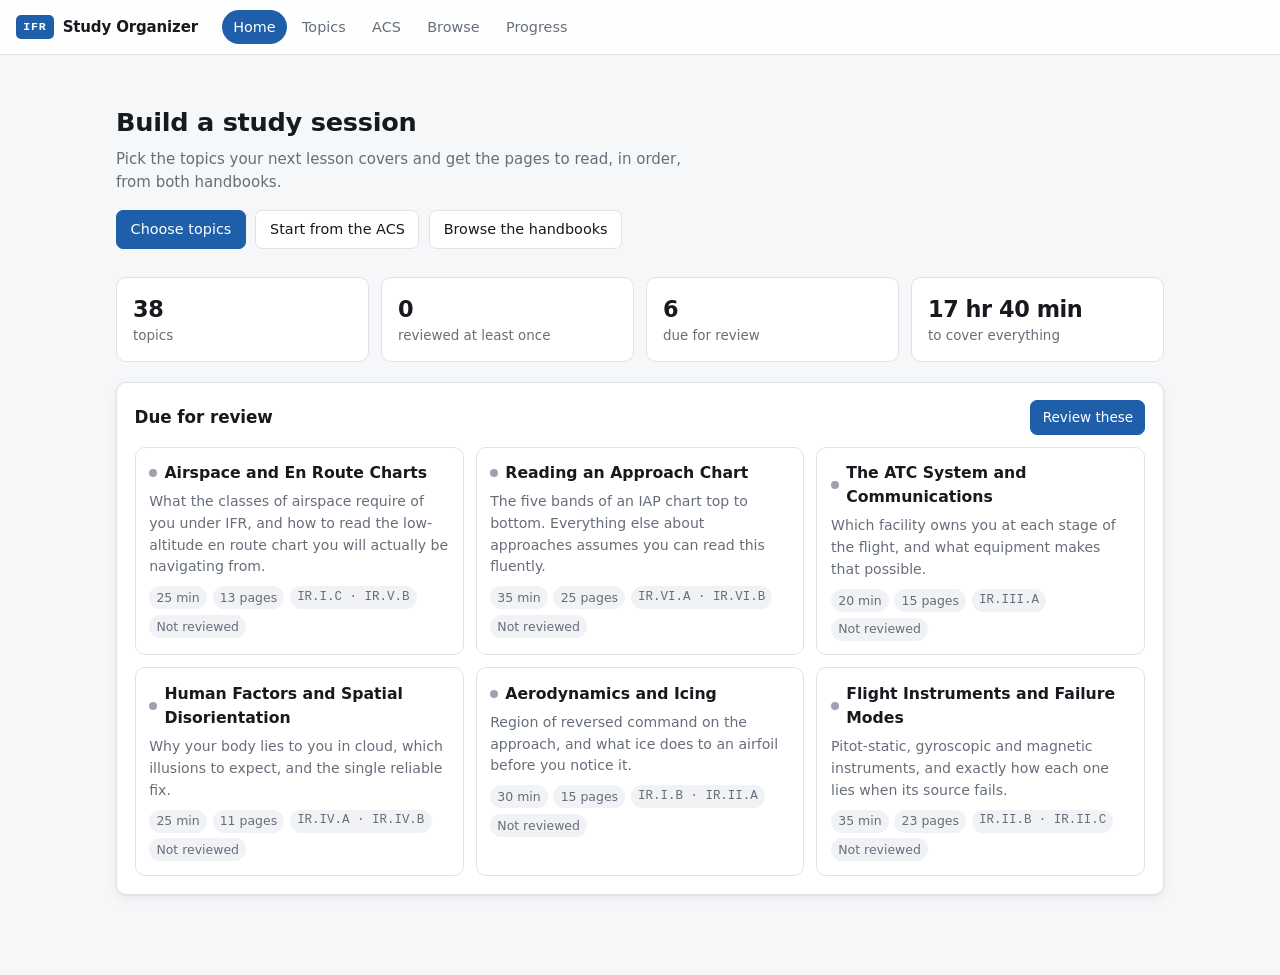
<file: index.html>
<!doctype html>
<html lang="en">
<head>
<meta charset="utf-8">
<meta name="viewport" content="width=device-width, initial-scale=1, viewport-fit=cover">
<title>IFR Study Organizer</title>
<meta name="description" content="Focused study sessions from the Instrument Flying Handbook and Instrument Procedures Handbook.">
<meta name="color-scheme" content="light dark">
<link rel="stylesheet" href="css/app.css?v=6e50fdda">
<link rel="icon" href="data:image/svg+xml,<svg xmlns='http://www.w3.org/2000/svg' viewBox='0 0 100 100'><text y='.9em' font-size='90'>🛩️</text></svg>">
</head>
<body>
<header class="topbar">
  <a class="brand" href="#/">
    <span class="brand-mark">IFR</span>
    <span class="brand-text">Study Organizer</span>
  </a>
  <nav id="nav"></nav>
</header>
<div id="outlet" class="outlet"><p class="empty">Loading…</p></div>
<script type="module" src="js/app.js?v=66aa99c5"></script>
</body>
</html>
</file>
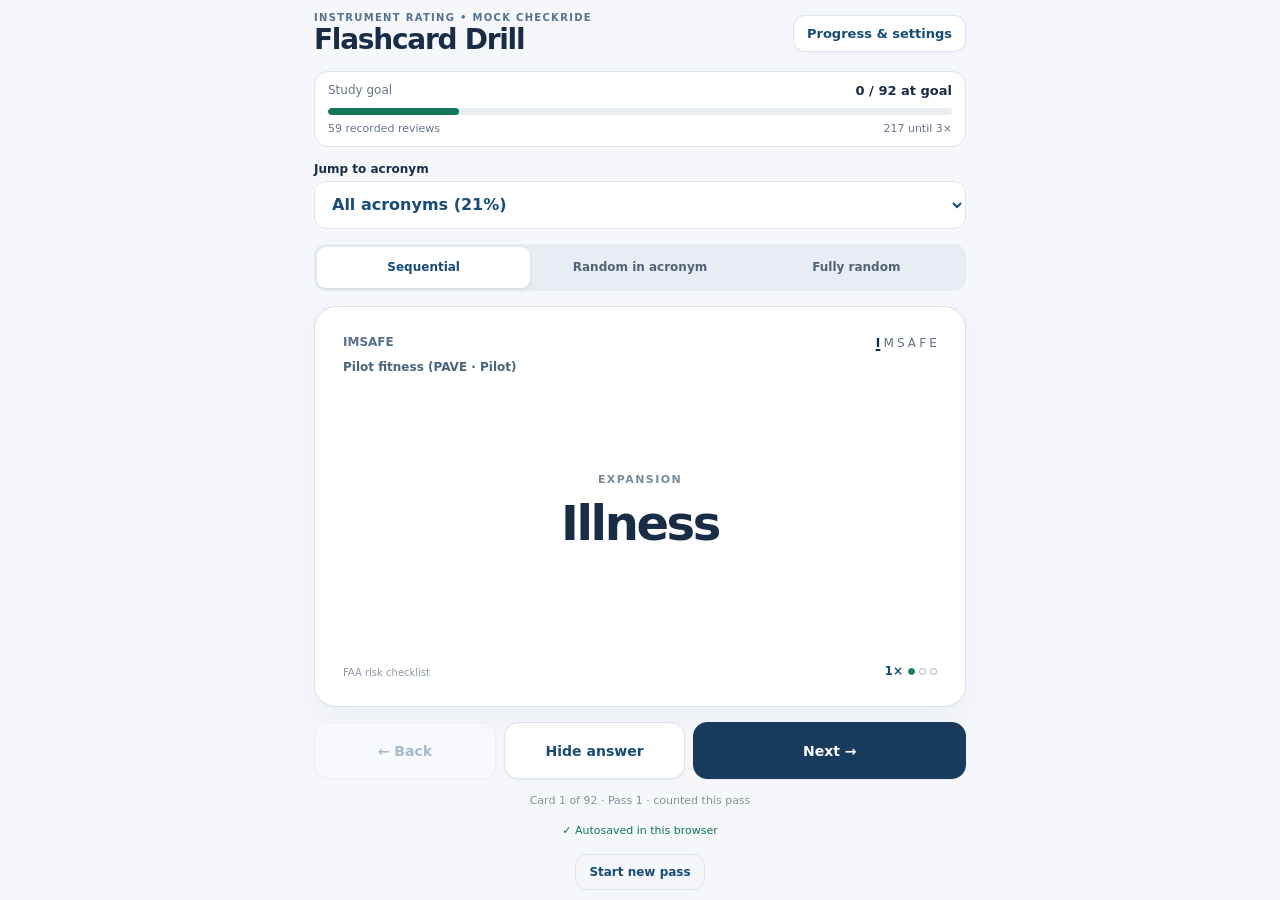
<file: flashcards/index.html>
<!DOCTYPE html>
<html lang="en"><head><meta charset="utf-8"><meta name="viewport" content="width=device-width, initial-scale=1, viewport-fit=cover, maximum-scale=1"><meta name="theme-color" content="#f5f7fb"><meta name="apple-mobile-web-app-capable" content="yes"><meta name="apple-mobile-web-app-title" content="IFR Flashcards"><title>IFR Flashcards • 92 Cards</title>
<style>
:root{font-family:-apple-system,BlinkMacSystemFont,"SF Pro Text",Inter,system-ui,sans-serif;color:#192c46;background:#f5f7fb;font-synthesis:none;--ink:#192c46;--muted:#65758a;--blue:#164c77;--line:#dde5ed;--green:#11765a;--light:#edf5fa}
*{box-sizing:border-box}html,body{margin:0;min-width:320px}body{background:#f5f7fb}button,input,select{font:inherit}button{touch-action:manipulation;-webkit-tap-highlight-color:transparent;cursor:pointer}button:focus-visible,select:focus-visible{outline:3px solid #6aa1ce;outline-offset:3px}.app{max-width:700px;margin:0 auto;min-height:100svh;display:flex;flex-direction:column;padding:calc(12px + env(safe-area-inset-top,0px)) 14px calc(10px + env(safe-area-inset-bottom,0px));gap:11px}
.top{display:flex;align-items:center;justify-content:space-between;gap:12px;flex-shrink:0}.eyebrow{font-weight:800;letter-spacing:.13em;color:#56728e;font-size:10px;text-transform:uppercase}.top h1{margin:2px 0 0;letter-spacing:-.045em;font-size:24px;line-height:1.1}.options-button{border:1px solid var(--line);background:white;border-radius:12px;color:var(--blue);font-weight:750;padding:10px 13px;font-size:13px;white-space:nowrap;box-shadow:0 1px 3px #15243c0b}
.metrics{border:1px solid var(--line);border-radius:14px;background:#fff;padding:11px 13px;flex-shrink:0}.metrics-line{display:flex;justify-content:space-between;align-items:center;gap:8px;font-size:12px;color:var(--muted)}.metrics-line b{color:var(--ink);font-size:13px;font-variant-numeric:tabular-nums}.bar{height:7px;background:#e8edf1;border-radius:20px;overflow:hidden;margin:10px 0 7px}.bar i{display:block;width:0;height:100%;background:var(--green);border-radius:20px;transition:width .2s}.metrics-bottom{font-size:11px;color:var(--muted);display:flex;justify-content:space-between;gap:6px}.modes{display:grid;grid-template-columns:repeat(3,minmax(0,1fr));padding:3px;background:#e8edf3;border-radius:12px;gap:3px;flex-shrink:0}.modes button{padding:10px 4px;border:0;border-radius:9px;background:none;color:#506378;font-weight:740;font-size:12px;white-space:nowrap;line-height:1.2;min-height:41px}.modes .selected{background:#fff;color:var(--blue);box-shadow:0 1px 4px #132a421a}
.card{background:white;position:relative;border:1px solid #d8e0e9;border-radius:22px;box-shadow:0 10px 25px #2036510b;flex:1;min-height:315px;display:flex;flex-direction:column;padding:19px 18px 17px;overflow:hidden;user-select:none;-webkit-user-select:none;cursor:pointer}.card-top{display:flex;align-items:flex-start;justify-content:space-between;gap:7px}.category{font-size:12px;font-weight:780;color:#57708a;max-width:48%;line-height:1.25;overflow-wrap:anywhere}.context-row{display:flex;align-items:flex-start;justify-content:space-between;gap:8px;padding-top:8px}.purpose{font-size:12px;font-weight:720;color:#49657e;line-height:1.35;text-wrap:balance}.scope{display:inline-block;padding:4px 7px;border-radius:6px;font-size:9px;font-weight:850;color:#854a16;background:#fff1d6;letter-spacing:.025em;white-space:nowrap}.scope[hidden]{display:none}.tracker{display:flex;flex-wrap:wrap;justify-content:flex-end;gap:2px 3px;max-width:68%;font-size:10px;line-height:1.35;letter-spacing:.015em;color:#627086}.tracker b{color:#092c4d;text-decoration:underline;text-underline-offset:2px;text-decoration-thickness:2px;font-weight:900}.card-center{flex:1;display:flex;flex-direction:column;justify-content:center;align-items:center;text-align:center;padding:15px 1px}.hint{font-size:11px;font-weight:800;text-transform:uppercase;letter-spacing:.13em;color:#7b8b9a;margin-bottom:10px}.answer{font-size:clamp(29px,8.8vw,48px);font-weight:790;letter-spacing:-.05em;line-height:1.15;text-wrap:balance;overflow-wrap:anywhere}.qualifier{font-size:clamp(13px,3.7vw,16px);color:#647287;line-height:1.45;margin-top:14px;text-wrap:balance;max-width:520px}.card.is-hidden .answer,.card.is-hidden .qualifier{display:none}.card.is-hidden .hint{font-size:16px;color:#164c77}.card.is-hidden .card-center::after{content:"Tap to reveal the answer";font-size:24px;font-weight:730;letter-spacing:-.035em;max-width:230px}.card-foot{display:flex;align-items:end;justify-content:space-between;gap:10px}.source{font-size:10px;color:#8a98a7;max-width:70%}.view-count{display:flex;gap:5px;align-items:center;font-size:12px;font-weight:780;color:#164c77;white-space:nowrap}.dots{display:flex;gap:4px}.dots span{height:7px;width:7px;border:1px solid #9bb2c5;border-radius:100%}.dots span.on{background:#16815c;border-color:#16815c}.card.is-complete .card-center{display:none}.finished{display:none;flex:1;text-align:center;align-items:center;justify-content:center;flex-direction:column;gap:12px}.card.is-complete .finished{display:flex}.finished h2{font-size:27px;margin:0}.finished p{margin:0;font-size:15px;color:var(--muted);line-height:1.5;max-width:260px}
.nav{display:grid;grid-template-columns:1fr 1fr 1.5fr;gap:8px;flex-shrink:0}.nav button{min-height:53px;border-radius:14px;border:1px solid var(--line);background:#fff;color:var(--blue);font-weight:790;font-size:14px;box-shadow:0 1px 2px #1f344510}.nav button.primary{color:white;background:#183b5e;border-color:#183b5e}.nav button:disabled{opacity:.35}.smallprint{text-align:center;min-height:15px;line-height:1.25;color:#8392a2;font-size:11px;flex-shrink:0}
.sheet-overlay{position:fixed;inset:0;background:#0b192a80;z-index:9;display:none;justify-content:center;align-items:flex-end}.sheet-overlay.open{display:flex}.sheet{width:100%;max-width:700px;max-height:86dvh;background:#fff;border-radius:23px 23px 0 0;overflow:auto;padding:21px 20px calc(24px + env(safe-area-inset-bottom,0px));box-shadow:0 -10px 40px #12294322}.sheet-title{display:flex;align-items:center;justify-content:space-between;gap:10px}.sheet-title h2{font-size:22px;letter-spacing:-.035em;margin:0}.close{background:#e9eef2;border:0;border-radius:50%;font-size:21px;width:35px;height:35px;line-height:1}.setting{border-bottom:1px solid #e9eef3;padding:17px 0;display:flex;align-items:center;justify-content:space-between;gap:15px}.setting strong{display:block;font-size:15px}.setting small{display:block;font-size:12px;max-width:225px;color:var(--muted);margin-top:4px;line-height:1.35}.setting select{border:1px solid var(--line);border-radius:9px;background:white;padding:9px;font-weight:730;color:var(--blue)}.setting input{accent-color:#164c77;width:22px;height:22px}.sect-title{font-size:15px;margin:22px 0 8px}.group{display:flex;align-items:center;justify-content:space-between;padding:9px 0;gap:12px;border-bottom:1px solid #f1f3f6}.group strong{font-size:12px}.group span{font-size:12px;color:var(--muted);font-variant-numeric:tabular-nums}.mini-bar{height:3px;border-radius:8px;background:#e9eef2;margin-top:5px;width:175px;max-width:100%;overflow:hidden}.mini-bar i{display:block;background:var(--green);height:100%}.sheet-buttons{display:flex;gap:12px;flex-wrap:wrap;margin-top:22px}.sheet-buttons button{border:1px solid var(--line);background:#fff;border-radius:11px;padding:12px;font-weight:700;color:var(--blue)}.sheet-buttons button.danger{color:#a12732}.storage-note{font-size:12px;color:var(--muted);line-height:1.45;margin:18px 0 0}
@media (min-width:700px){.app{height:min(900px,100dvh);padding-left:24px;padding-right:24px}.card{min-height:350px;padding:28px}.tracker{font-size:12px}.top h1{font-size:28px}.app{gap:15px}.nav button{min-height:57px}}
@media (max-height:710px){.app{gap:8px}.top h1{font-size:21px}.metrics{padding:9px 11px}.card{padding:13px 14px;min-height:270px}.modes button{min-height:35px;padding:8px 4px}.nav button{min-height:46px}.card-center{padding:10px 1px}.answer{font-size:clamp(27px,8vw,40px)}}
@media (prefers-reduced-motion:reduce){*{transition:none!important}}

.jump{display:flex;flex-direction:column;gap:5px;flex-shrink:0}.jump label{font-size:12px;font-weight:770;color:var(--ink)}.jump select{display:block;width:100%;font-size:16px;font-weight:720;padding:12px 13px;min-height:48px;border:1px solid var(--line);border-radius:12px;background:white;color:var(--blue)}
.status{font-size:11px;text-align:center;color:#11765a;min-height:15px}.status.error{color:#a12732}
.newpass{margin:auto;flex-shrink:0;background:transparent;border:1px solid var(--line);border-radius:12px;padding:10px 13px;font-weight:750;color:var(--blue);font-size:12px;max-width:220px}
.recovery{font-size:12px;line-height:1.45;color:var(--muted);margin:13px 0 4px}
@media(max-height:690px){.app{gap:6px}.newpass{padding:7px 10px}.status{font-size:10px}.jump select{min-height:40px;padding:8px}}
</style></head>
<body><main class="app">
<header class="top"><div><div class="eyebrow">Instrument rating • Mock checkride</div><h1>Flashcard Drill</h1></div><button class="options-button" type="button" id="settings-btn" aria-haspopup="dialog">Progress & settings</button></header>
<section class="metrics" aria-label="Daily progress"><div class="metrics-line"><span>Study goal</span><b id="stats-main">0 / 92 cards</b></div><div class="bar"><i id="stats-bar"></i></div><div class="metrics-bottom"><span id="views-total">0 completed repetitions</span><span id="reps-left">276 more to 3×</span></div></section>
<div class="jump"><label for="jump">Jump to acronym</label><select id="jump" aria-label="Jump to acronym"></select></div><nav class="modes" aria-label="Study mode"><button type="button" class="selected" data-mode="sequential" aria-pressed="true">Sequential</button><button type="button" data-mode="within" aria-pressed="false">Random in acronym</button><button type="button" data-mode="random" aria-pressed="false">Fully random</button></nav>
<article class="card" id="card" role="button" tabindex="0" aria-label="Flashcard: tap to hide or reveal answer"><div class="card-top"><span class="category" id="mnemonic">IMSAFE</span><div class="tracker" id="tracker"></div></div><div class="context-row"><span class="purpose" id="purpose">Pilot fitness (PAVE · Pilot)</span><span class="scope" id="scope" hidden>NON-RADAR ONLY</span></div><div class="card-center"><div class="hint" id="hint">Expansion</div><div class="answer" id="answer">Illness</div><div class="qualifier" id="note"></div></div><div class="finished"><h2>Goal reached</h2><p>All 92 cards have met your daily target. Turn off “Only below goal” in settings to keep practicing.</p></div><div class="card-foot"><span class="source" id="source"></span><div class="view-count"><span id="view-count">1×</span><span class="dots" id="dots"></span></div></div></article>
<nav class="nav" aria-label="Card controls"><button id="prev" type="button">← Back</button><button id="flip" type="button">Hide answer</button><button class="primary" id="next" type="button">Next →</button></nav>
<div class="smallprint" id="position">Card 1 of 92 • Pass 1</div><div class="status" id="save-status" role="status">Checking saved progress…</div><button id="new-pass" class="newpass" type="button">Start new pass</button></main>
<div class="sheet-overlay" id="overlay"><div class="sheet" role="dialog" aria-modal="true" aria-labelledby="sheet-heading"><div class="sheet-title"><h2 id="sheet-heading">Progress & settings</h2><button class="close" type="button" id="close-sheet" aria-label="Close">×</button></div><div class="setting"><div><strong>Repetition goal</strong><small>Each card counts once per study pass.</small></div><select id="goal" aria-label="Repetition goal"><option value="3">3× each</option><option value="5">5× each</option></select></div><label class="setting" for="focus"><div><strong>Only cards below goal</strong><small>Concentrate on those still needing repetitions.</small></div><input type="checkbox" id="focus"></label><p class="recovery" id="recovery-note"></p><h3 class="sect-title">By mnemonic</h3><div id="groups"></div><div class="sheet-buttons"><button id="export" type="button">Copy progress backup</button><button id="import" type="button">Restore backup</button><button id="reset" class="danger" type="button">Reset all counts</button></div><p class="storage-note" id="storage-status">Every action saves immediately in this browser. Use the same website on the same device; browser data can still be cleared. Export a backup if you want an extra copy.</p></div></div>
<script>
'use strict';
const GROUPS=[{"name":"IMSAFE","source":"FAA risk checklist","tokens":["I","M","S","A","F","E"],"items":[["I","Illness",""],["M","Medication",""],["S","Stress",""],["A","Alcohol","8 hours bottle-to-throttle; no flying while impaired"],["F","Fatigue",""],["E","Emotion / Eating",""]]},{"name":"ATOMATOFLAMES","source":"14 CFR 91.205(b)","tokens":["A","T","O","M","A","T","O","F","L","A","M","E","S"],"items":[["A","Airspeed indicator",""],["T","Tachometer",""],["O","Oil pressure gauge",""],["M","Manifold pressure gauge","for each altitude engine"],["A","Altimeter",""],["T","Temperature gauge","for each liquid-cooled engine"],["O","Oil temperature gauge","for each air-cooled engine"],["F","Fuel gauge","indicating quantity in each tank"],["L","Landing gear position indicator","if retractable gear"],["A","Anti-collision light system","for small civil airplanes certificated after 3/11/1996"],["M","Magnetic direction indicator",""],["E","ELT","if required by 14 CFR 91.207"],["S","Safety belts / shoulder harnesses",""]]},{"name":"FLAPS","source":"14 CFR 91.205(c)","tokens":["F","L","A","P","S"],"items":[["F","Fuses","one spare set, or 3 spare fuses of each kind"],["L","Landing light","if operated for hire"],["A","Anti-collision lights",""],["P","Position lights",""],["S","Source of electrical power","adequate for installed electrical and radio equipment"]]},{"name":"GRABCARD","source":"14 CFR 91.205(d)","tokens":["G","R","A","B","C","A","R","D"],"items":[["G","Generator / alternator",""],["R","Radios","two-way radio comm and nav equipment suitable for route"],["A","Altimeter, sensitive","adjustable for barometric pressure"],["B","Ball","slip-skid indicator"],["C","Clock","hours, minutes, seconds"],["A","Attitude indicator","gyroscopic pitch and bank"],["R","Rate-of-turn indicator","gyroscopic"],["D","Direction indicator","directional gyro or equivalent"]]},{"name":"ARROW","source":"FAA documents / 14 CFR 91.9, 91.203","tokens":["A","R","R","O","W"],"items":[["A","Airworthiness certificate",""],["R","Registration certificate",""],["R","Radio station license","required for international operations"],["O","Operating limitations","including approved AFM / POH placards / markings"],["W","Weight & balance","current data"]]},{"name":"AV1ATE","source":"14 CFR 91.207, .409, .411, .413, .171","tokens":["A","V","1","A","T","E"],"items":[["A","Annual inspection","every 12 calendar months"],["V","VOR check","within preceding 30 days if using VOR under IFR"],["1","100-hour inspection","if for hire or flight instruction for hire"],["A","Altimeter / altitude reporting","tests & inspection every 24 calendar months"],["T","Transponder","tests & inspection every 24 calendar months"],["E","ELT","inspect every 12 calendar months; battery after 1 hour use or 50% useful life"]]},{"name":"NWKRAFT","source":"14 CFR 91.103","tokens":["N","W","K","R","A","F","T"],"items":[["N","NOTAMs",""],["W","Weather reports / forecasts",""],["K","Known ATC delays",""],["R","Runway lengths","at airports of intended use"],["A","Alternatives available",""],["F","Fuel requirements",""],["T","Takeoff & landing distance data",""]]},{"name":"PAVE","source":"FAA risk management","tokens":["P","A","V","E"],"items":[["P","Pilot",""],["A","Aircraft",""],["V","enVironment",""],["E","External pressures",""]]},{"name":"CRAFT","source":"FAA clearance format","tokens":["C","R","A","F","T"],"items":[["C","Clearance limit",""],["R","Route",""],["A","Altitude",""],["F","Frequency",""],["T","Transponder code",""]]},{"name":"AVEF","source":"14 CFR 91.185(c)(1)","tokens":["A","V","E","F"],"items":[["A","Assigned",""],["V","Vectored",""],["E","Expected",""],["F","Filed",""]]},{"name":"MEA","source":"14 CFR 91.185(c)(2)","tokens":["M","E","A"],"items":[["M","Minimum altitude",""],["E","Expected altitude",""],["A","Assigned altitude",""]]},{"name":"6 HITS","source":"14 CFR 61.57(c)","tokens":["6","H","I","T","S"],"items":[["6","Within 6 calendar months",""],["H","Holding procedures & tasks",""],["I","Intercepting",""],["T","Tracking",""],["S","Six instrument approaches",""]]},{"name":"1-2-3","source":"14 CFR 91.169(b) / 91.167(b)","tokens":["1","2","3"],"items":[["1","1 hour before to 1 hour after ETA",""],["2","2,000-foot ceiling","above airport elevation"],["3","3 statute miles visibility",""]]},{"name":"MARVELOUS VFR C500","source":"AIM 5-3-3","tokens":["M","A","R","V","E","L","O","U","S","V","F","R","C500"],"items":[["M","Missed approach",""],["A","Airspeed change","5% or 10 knots, whichever is greater"],["R","Reaching holding fix / clearance limit","report time and altitude"],["V","Vacating altitude",""],["E","ETA error","more than 2 minutes when not in radar contact"],["L","Leaving holding fix",""],["O","Outer marker inbound","or fix used in lieu, on precision approach when not in radar contact"],["U","Unforecast weather",""],["S","Safety of flight info",""],["V","VFR-on-top altitude change",""],["F","FAF inbound","on nonprecision approach when not in radar contact"],["R","Radio / nav / comm failure","or impairment affecting IFR capability"],["C500","Cannot climb / descend 500 fpm",""]]},{"name":"5 Ts","source":"FAA instrument training mnemonic","tokens":["1T","2T","3T","4T","5T"],"items":[["T1","Turn",""],["T2","Time",""],["T3","Twist",""],["T4","Throttle",""],["T5","Talk",""]]}];
const PURPOSES=[
  "Pilot fitness (PAVE · Pilot)",
  "Required day VFR equipment · 91.205(b)",
  "Additional night VFR equipment · 91.205(c)",
  "Additional IFR equipment · 91.205(d)",
  "Aircraft documents",
  "Required inspections and checks",
  "Preflight information · 91.103",
  "Preflight risk assessment · four pillars",
  "IFR clearance elements",
  "Lost comms · route priority",
  "Lost comms · altitude priority",
  "Instrument currency · 61.57(c)",
  "When an IFR alternate is required · 1-2-3",
  "IFR position and event reports · AIM 5-3-3",
  "Fix / holding checklist"
];
GROUPS[7].items[0][2]="Use IMSAFE: Illness, Medication, Stress, Alcohol, Fatigue, Emotion / Eating.";
GROUPS[7].items[1][2]="Use ARROW (documents), AV1ATE (inspections), ATOMATOFLAMES / FLAPS / GRABCARD (equipment).";
GROUPS[7].items[2][2]="Use NWKRAFT: NOTAMs, Weather, runway lengths, Alternatives, Fuel and performance.";
GROUPS[7].items[3][2]="Assess schedule pressure, passengers, commitments and get-there-itis. No separate mnemonic in this deck.";
const NON_RADAR_REPORTS=new Set([4,6,10]); // E = ETA, O = outer marker, F = FAF
const CARDS=[];
GROUPS.forEach((g,gi)=>g.items.forEach((item,j)=>CARDS.push({id:gi+'-'+j,gi,j,letter:item[0],answer:item[1],note:item[2]||'',source:g.source})));
const $=id=>document.getElementById(id);
const CARD_BY_ID=new Map(CARDS.map(c=>[c.id,c]));
const KEY='ifr_flashcard_study_state_v1'; // Stable across app versions and deployments on this origin
const LEGACY_KEYS=['ifr-drill-v3-counts-','ifr-drill-chat-v1-'];
const SESSION_LEGACY_PREFIX='ifr-drill-chat-session-v2-';
const dateKey=()=>{const d=new Date();return `${d.getFullYear()}-${String(d.getMonth()+1).padStart(2,'0')}-${String(d.getDate()).padStart(2,'0')}`};
let storageOK=true;
function readKey(k){try{const raw=localStorage.getItem(k);return raw?JSON.parse(raw):null}catch(e){storageOK=false;return null}}
function writeKey(k,obj){try{localStorage.setItem(k,JSON.stringify(obj));return JSON.stringify(obj)===localStorage.getItem(k)}catch(e){storageOK=false;return false}}
function cleanCounts(x){const out={};if(x&&typeof x==='object'&&!Array.isArray(x))for(const [id,value] of Object.entries(x)){const n=Number(value);if(CARD_BY_ID.has(id)&&Number.isFinite(n)&&n>=0)out[id]=Math.floor(n)}return out}
function mergeCounts(a,b){const out=cleanCounts(a);for(const [k,n] of Object.entries(cleanCounts(b)))out[k]=Math.max(n,out[k]||0);return out}
function normalizeState(x){return x&&typeof x==='object'&&!Array.isArray(x)?x:{}}
const existing=normalizeState(readKey(KEY));
let imported=false,importSource='';
let counters=cleanCounts(existing.counts);
if(!Object.prototype.hasOwnProperty.call(existing,'counts')){
  for(const prefix of LEGACY_KEYS){const old=readKey(prefix+dateKey());if(old){counters=mergeCounts(counters,old);importSource='earlier flashcard app';imported=true}}
  const oldArchive=readKey('ifr-drill-v3-archive');if(oldArchive&&oldArchive[dateKey()]){counters=mergeCounts(counters,oldArchive[dateKey()]);importSource='earlier flashcard app';imported=true}
}
let historicalSeedApplied=existing.historicalSeedApplied===true;
if(!historicalSeedApplied){
  // Saved deck has 59 one-time reviews, on the first 59 cards in deck order.
  // Do not resurrect history after a previous explicit reset.
  const wasReset=existing.idle===true&&Object.keys(counters).length===0;
  if(!wasReset){
    for(const c of CARDS.slice(0,59))counters[c.id]=Math.max(1,counters[c.id]||0);
    imported=true;
    importSource='59 saved flashcard reviews';
  }
  historicalSeedApplied=true;
}
let goal=existing.goal===5?5:3;
let mode=['sequential','within','random'].includes(existing.mode)?existing.mode:'sequential';
let selected=Number.isInteger(existing.selected)&&existing.selected>=-1&&existing.selected<GROUPS.length?existing.selected:-1;
let focus=!!existing.focus;
let pass=Number.isInteger(existing.pass)&&existing.pass>=1?existing.pass:1;
let seen=new Set(Array.isArray(existing.seen)?existing.seen.filter(id=>CARD_BY_ID.has(id)):[]);
if(importSource==='59 saved flashcard reviews'&&!Array.isArray(existing.seen)){
  for(const c of CARDS.slice(0,59))seen.add(c.id); // Recovered reviews are already counted in pass 1.
}
let order=[],pos=0,answerShown=existing.answerShown!==false, idle=!!existing.idle;
let resetPending=false;
function randomize(a){a=a.slice();for(let i=a.length-1;i>0;i--){const j=Math.floor(Math.random()*(i+1));[a[i],a[j]]=[a[j],a[i]]}return a}
function eligible(){return CARDS.filter(c=>!focus||(counters[c.id]||0)<goal)}
function makeOrder(){
  const pool=eligible();
  const ordered=mode==='random'?randomize(pool):mode==='within'?GROUPS.flatMap((g,gi)=>randomize(pool.filter(c=>c.gi===gi))):pool;
  if(selected<0||!ordered.length)return ordered;
  if(mode==='random'){
    const idx=ordered.findIndex(c=>c.gi===selected);
    if(idx<0)return ordered;
    const startingCard=ordered[idx];
    return [startingCard,...ordered.slice(0,idx),...ordered.slice(idx+1)];
  }
  // Jump to the selected group, continue through later groups, then wrap.
  const pivot=ordered.findIndex(c=>c.gi>=selected);
  const start=pivot<0?0:pivot;
  return [...ordered.slice(start),...ordered.slice(0,start)];
}
function completion(pool){return pool.length?Math.round(100*pool.reduce((n,c)=>n+Math.min(goal,counters[c.id]||0),0)/(goal*pool.length)):0}
function save(){
  const state={version:1,counts:counters,goal,mode,selected,focus,pass,seen:[...seen],order:order.map(c=>c.id),pos,answerShown,idle,historicalSeedApplied,routeVersion:2,updatedAt:new Date().toISOString()};
  const ok=writeKey(KEY,state);
  $('save-status').textContent=ok?'✓ Autosaved in this browser':'Save unavailable — browser storage is blocked';
  $('save-status').classList.toggle('error',!ok);
}
function credit(){const c=order[pos];if(c&&!seen.has(c.id)){seen.add(c.id);counters[c.id]=(counters[c.id]||0)+1}}
function beginSelection(){idle=false;order=makeOrder();pos=0;answerShown=true;credit();save();render()}
function newPass(){pass++;seen.clear();beginSelection()}
function next(){if(!order.length)return;if(pos===order.length-1){newPass();return}pos++;credit();answerShown=true;save();render()}
function prev(){if(pos===0)return;pos--;answerShown=true;save();render()}
function flip(){if(!order.length)return;answerShown=!answerShown;save();render()}
function render(){
  const completed=CARDS.filter(c=>(counters[c.id]||0)>=goal).length;
  const totalViews=CARDS.reduce((n,c)=>n+(counters[c.id]||0),0);
  const left=CARDS.reduce((n,c)=>n+Math.max(0,goal-(counters[c.id]||0)),0);
  $('stats-main').textContent=`${completed} / ${CARDS.length} at goal`;
  $('stats-bar').style.width=completion(CARDS)+'%';
  $('views-total').textContent=`${totalViews} recorded reviews`;
  $('reps-left').textContent=`${left} until ${goal}×`;
  $('goal').value=String(goal);
  $('focus').checked=focus;
  document.querySelectorAll('[data-mode]').forEach(b=>{const on=b.dataset.mode===mode;b.classList.toggle('selected',on);b.setAttribute('aria-pressed',on?'true':'false')});
  const jump=$('jump');jump.replaceChildren();
  const all=new Option(`All acronyms (${completion(CARDS)}%)`,'-1');jump.add(all);
  GROUPS.forEach((g,gi)=>{const p=completion(CARDS.filter(c=>c.gi===gi));jump.add(new Option(`${g.name} (${p}%)`,String(gi)))});
  jump.value=String(selected);
  $('groups').replaceChildren();
  GROUPS.forEach((g,gi)=>{
    const cs=CARDS.filter(c=>c.gi===gi),p=completion(cs);
    const row=document.createElement('div');row.className='group';
    const left=document.createElement('div');const label=document.createElement('strong');label.textContent=`${g.name} (${p}%)`;
    const bar=document.createElement('div');bar.className='mini-bar';const fill=document.createElement('i');fill.style.width=p+'%';bar.appendChild(fill);left.append(label,bar);
    const right=document.createElement('span');right.textContent=`${cs.filter(c=>(counters[c.id]||0)>=goal).length}/${cs.length} at goal`;
    row.append(left,right);$('groups').appendChild(row);
  });
  $('prev').disabled=!order.length||pos===0;
  $('flip').disabled=!order.length;
  $('next').disabled=!order.length;
  $('next').textContent=order.length&&pos===order.length-1?'New pass →':'Next →';
  const card=$('card');
  if(!order.length){card.classList.add('is-complete');$('mnemonic').textContent=idle?'Ready':'Goal reached';$('purpose').textContent='';$('scope').hidden=true;$('tracker').replaceChildren();$('view-count').textContent='';$('dots').replaceChildren();$('source').textContent='';$('position').textContent=idle?'0 views since reset — tap Start new pass':'No cards eligible in this selection';const h=card.querySelector('.finished h2');if(h)h.textContent=idle?'Ready to study':'Goal reached';const p=card.querySelector('.finished p');if(p)p.textContent=idle?'Tap Start new pass to begin counting.':'All eligible cards have reached your goal. Change the filter to keep practicing.';return}
  card.classList.remove('is-complete');card.classList.toggle('is-hidden',!answerShown);
  const c=order[pos],g=GROUPS[c.gi];
  $('mnemonic').textContent=g.name;
  $('purpose').textContent=PURPOSES[c.gi];
  $('scope').hidden=!(c.gi===13 && NON_RADAR_REPORTS.has(c.j));
  $('tracker').replaceChildren();g.tokens.forEach((t,i)=>{const s=document.createElement(i===c.j?'b':'span');s.textContent=t;$('tracker').appendChild(s)});
  $('answer').textContent=c.answer;
  $('hint').textContent=answerShown?'Expansion':'Recall the expansion';
  $('note').textContent=c.note;
  $('source').textContent=c.source;
  $('view-count').textContent=(counters[c.id]||0)+'×';
  $('dots').replaceChildren();for(let k=0;k<goal;k++){const d=document.createElement('span');if(k<(counters[c.id]||0))d.className='on';$('dots').appendChild(d)}
  $('flip').textContent=answerShown?'Hide answer':'Reveal answer';
  $('position').textContent=`Card ${pos+1} of ${order.length} · Pass ${pass}${seen.has(c.id)?' · counted this pass':''}`;
}
function recover(){
  const ids=Array.isArray(existing.order)?existing.order:[];
  if(ids.length&&ids.every(id=>CARD_BY_ID.has(id))){
    order=ids.map(id=>CARD_BY_ID.get(id));
    pos=Math.max(0,Math.min(order.length-1,Number(existing.pos)||0));
    // Migrate the old acronym-filter behavior while preserving position, counts and pass.
    if(existing.routeVersion!==2 && selected>=0){
      const oldCurrent=order[pos]?.id;
      order=makeOrder();
      const newPosition=order.findIndex(c=>c.id===oldCurrent);
      pos=newPosition<0?0:newPosition;
    }
    // Restoration and migration never add a new counted view.
    render();save();return;
  }
  beginSelection();
}
function settings(open){$('overlay').classList.toggle('open',open);document.body.style.overflow=open?'hidden':''}
$('prev').addEventListener('click',prev);$('next').addEventListener('click',next);$('flip').addEventListener('click',flip);
$('card').addEventListener('click',flip);
$('card').addEventListener('keydown',e=>{if(e.key==='Enter'||e.key===' '){e.preventDefault();flip()}});
$('new-pass').addEventListener('click',newPass);
$('jump').addEventListener('change',e=>{selected=Number(e.target.value);beginSelection()});
document.querySelectorAll('[data-mode]').forEach(b=>b.addEventListener('click',()=>{if(mode===b.dataset.mode)return;mode=b.dataset.mode;beginSelection()}));
$('goal').addEventListener('change',e=>{goal=Number(e.target.value)===5?5:3;beginSelection()});
$('focus').addEventListener('change',e=>{focus=e.target.checked;beginSelection()});
$('settings-btn').addEventListener('click',()=>settings(true));$('close-sheet').addEventListener('click',()=>settings(false));$('overlay').addEventListener('click',e=>{if(e.target===$('overlay'))settings(false)});
$('reset').addEventListener('click',()=>{
  if(!resetPending){resetPending=true;$('reset').textContent='Confirm reset all counts';return}
  resetPending=false;$('reset').textContent='Reset all counts';
  counters={};seen.clear();pass=1;order=[];pos=0;selected=-1;focus=false;idle=true;
  // Never re-import historical seed after explicit reset.
  save();render();settings(false);
});
$('export').addEventListener('click',async()=>{
  const payload=JSON.stringify({app:'IFR Flashcards',version:1,counts:counters,goal,mode,selected,pass,updatedAt:new Date().toISOString()});
  try{await navigator.clipboard.writeText(payload);$('export').textContent='Copied backup ✓'}
  catch(e){prompt('Copy this backup text:',payload)}
});
$('import').addEventListener('click',()=>{
  const raw=prompt('Paste a previously copied IFR flashcard backup:');if(!raw)return;
  try{const x=JSON.parse(raw);if(!x||!x.counts||typeof x.counts!=='object')throw Error('not backup');counters=mergeCounts(counters,x.counts);save();render();alert('Progress restored — higher counts preserved.')}
  catch(e){alert('Backup could not be read.')}
});
window.addEventListener('pagehide',save);
document.addEventListener('visibilitychange',()=>{if(document.visibilityState==='hidden')save()});
window.addEventListener('pageshow',()=>{render()});
document.addEventListener('keydown',e=>{if(e.key==='Escape')settings(false);if($('overlay').classList.contains('open')||['INPUT','SELECT','TEXTAREA'].includes(document.activeElement?.tagName))return;if(e.key==='ArrowRight')next();if(e.key==='ArrowLeft')prev()});
// Swipe between cards without double-counting the synthetic tap event.
let x0=null,y0=null,suppressClick=false;
$('card').addEventListener('touchstart',e=>{x0=e.touches[0].clientX;y0=e.touches[0].clientY},{passive:true});
$('card').addEventListener('touchend',e=>{if(x0===null)return;const dx=e.changedTouches[0].clientX-x0,dy=e.changedTouches[0].clientY-y0;x0=null;if(Math.abs(dx)>60&&Math.abs(dx)>Math.abs(dy)*1.3){suppressClick=true;dx<0?next():prev();setTimeout(()=>suppressClick=false,300)}},{passive:true});
const cardClick=flip;
$('card').addEventListener('click',e=>{if(suppressClick){e.stopImmediatePropagation()};},true);
$('recovery-note').textContent=imported?`Recovered available counts from ${importSource}.`:'No previous app counts were accessible on this website. Future reviews autosave with the exact position in this browser.';
$('storage-status').textContent='Every card change saves immediately on this website. Counts remain in this device’s browser storage. This does not sync between devices or survive clearing website data.';
if(idle){render();save()}else{recover()}
</script></body></html>
</file>
<file: css/app.css>
/* IFR Study Organizer — one stylesheet, no build step. */

:root {
  --bg: #f6f7f9;
  --surface: #ffffff;
  --surface-2: #f0f2f5;
  --text: #16191d;
  --muted: #666e7a;
  --line: #dfe3e8;
  --accent: #1f5fa9;
  --accent-text: #ffffff;
  --fresh: #2e7d54;
  --aging: #b07d1a;
  --stale: #b4472e;
  --never: #9aa3af;
  --danger: #b4472e;
  --radius: 10px;
  --shadow: 0 1px 2px rgba(16, 20, 30, .06), 0 4px 12px rgba(16, 20, 30, .05);
  --mono: ui-monospace, SFMono-Regular, "SF Mono", Menlo, Consolas, monospace;
}

@media (prefers-color-scheme: dark) {
  :root {
    --bg: #14171c;
    --surface: #1c2027;
    --surface-2: #232833;
    --text: #e6e9ee;
    --muted: #98a1ae;
    --line: #2e3440;
    --accent: #5a9bea;
    --accent-text: #0d1117;
    --fresh: #5cc48d;
    --aging: #d8ab4a;
    --stale: #e5806a;
    --never: #6b7482;
    --danger: #e5806a;
    --shadow: 0 1px 2px rgba(0, 0, 0, .3), 0 4px 14px rgba(0, 0, 0, .25);
  }
}

* { box-sizing: border-box; }

body {
  margin: 0;
  background: var(--bg);
  color: var(--text);
  font: 15px/1.55 system-ui, -apple-system, "Segoe UI", Roboto, sans-serif;
  -webkit-text-size-adjust: 100%;
}

a { color: var(--accent); text-decoration: none; }
a:hover { text-decoration: underline; }
h1 { font-size: 1.6rem; margin: 0 0 .3rem; letter-spacing: -.01em; }
h2 { font-size: 1.05rem; margin: 0 0 .75rem; letter-spacing: -.005em; }
h3 { font-size: .98rem; margin: 0; }
h4 { font-size: .82rem; margin: 0 0 .35rem; color: var(--muted); text-transform: uppercase; letter-spacing: .05em; }
code { font-family: var(--mono); font-size: .87em; }

/* ---------- shell ---------- */

.topbar {
  position: sticky; top: 0; z-index: 20;
  display: flex; align-items: center; gap: 1.5rem; flex-wrap: nowrap;
  padding: .65rem max(1rem, env(safe-area-inset-left)) .65rem max(1rem, env(safe-area-inset-left));
  background: color-mix(in srgb, var(--surface) 88%, transparent);
  backdrop-filter: saturate(1.4) blur(10px);
  border-bottom: 1px solid var(--line);
}
.brand { display: flex; align-items: center; gap: .55rem; color: var(--text); font-weight: 600; }
.brand:hover { text-decoration: none; }
.brand-mark {
  font: 600 .72rem/1 var(--mono); letter-spacing: .08em;
  background: var(--accent); color: var(--accent-text);
  padding: .38rem .45rem; border-radius: 5px;
}
.brand-text { letter-spacing: -.01em; }
#nav { display: flex; gap: .25rem; overflow-x: auto; scrollbar-width: none; }
#nav::-webkit-scrollbar { display: none; }
#nav a {
  padding: .35rem .7rem; border-radius: 999px; white-space: nowrap;
  color: var(--muted); font-size: .9rem;
}
#nav a:hover { background: var(--surface-2); text-decoration: none; color: var(--text); }
#nav a.active { background: var(--accent); color: var(--accent-text); }

.outlet { max-width: 1080px; margin: 0 auto; padding: 1.5rem 1rem 5rem; }

/* Reading views fill the viewport and scroll their own panes, so the page
   itself never scrolls the reader out from under the header. */
body.wide { height: 100dvh; overflow: hidden; display: flex; flex-direction: column; }
body.wide .topbar { flex: none; position: static; }
/* the full-screen reader hides the app bar entirely */
body.reading .topbar { display: none; }
/* margin:0 auto from .outlet would make this flex item shrink-to-fit and
   centre itself instead of filling the width, costing the page real estate */
body.wide .outlet {
  max-width: none; padding: 0; margin: 0; width: 100%;
  flex: 1; min-height: 0; overflow: hidden;
}

.stack { display: flex; flex-direction: column; gap: 1.25rem; }
.stack.tight { gap: .6rem; }
.muted { color: var(--muted); }
.muted.ok { color: var(--fresh); }
.muted.error, .empty.error { color: var(--danger); }
.empty { color: var(--muted); padding: 2rem 0; text-align: center; }
.spacer { flex: 1; }

/* ---------- buttons ---------- */

.btn {
  display: inline-flex; align-items: center; gap: .4rem;
  padding: .45rem .85rem; border-radius: 7px;
  border: 1px solid var(--line); background: var(--surface);
  color: var(--text); font-size: .9rem; font-family: inherit;
  cursor: pointer; white-space: nowrap;
}
.btn:hover { background: var(--surface-2); text-decoration: none; }
.btn.primary { background: var(--accent); border-color: var(--accent); color: var(--accent-text); }
.btn.primary:hover { filter: brightness(1.08); }
.btn.danger { color: var(--danger); border-color: color-mix(in srgb, var(--danger) 40%, var(--line)); }
.btn.small { padding: .35rem .7rem; font-size: .85rem; }
.btn.tiny { padding: .2rem .5rem; font-size: .8rem; }
.btn.disabled { opacity: .45; pointer-events: none; }
.btn input[type=file] { display: none; }

/* ---------- panels, heads ---------- */

.panel {
  background: var(--surface); border: 1px solid var(--line);
  border-radius: var(--radius); padding: 1.1rem; box-shadow: var(--shadow);
}
.panel-head { display: flex; align-items: center; justify-content: space-between; gap: 1rem; margin-bottom: .75rem; }
.panel-head h2 { margin: 0; }
.page-head { display: flex; align-items: flex-start; justify-content: space-between; gap: 1rem; flex-wrap: wrap; }
.lede { color: var(--muted); margin: .2rem 0 0; max-width: 62ch; }
.crumb { font-size: .82rem; color: var(--muted); margin-bottom: .15rem; }
.search {
  flex: 1; min-width: 220px; max-width: 380px;
  padding: .5rem .75rem; border: 1px solid var(--line); border-radius: 7px;
  background: var(--surface); color: var(--text); font: inherit; font-size: .9rem;
}

.hero { padding: 1.5rem 0 .5rem; }
.hero-actions { display: flex; gap: .6rem; flex-wrap: wrap; margin-top: 1rem; align-items: center; }

.stats { display: grid; grid-template-columns: repeat(auto-fit, minmax(140px, 1fr)); gap: .75rem; }
.stat { background: var(--surface); border: 1px solid var(--line); border-radius: var(--radius); padding: .85rem 1rem; }
.stat-value { font-size: 1.4rem; font-weight: 600; letter-spacing: -.02em; }
.stat-label { color: var(--muted); font-size: .84rem; }

/* ---------- cards ---------- */

.card-grid { display: grid; grid-template-columns: repeat(auto-fill, minmax(290px, 1fr)); gap: .75rem; }
.card {
  display: block; background: var(--surface); border: 1px solid var(--line);
  border-radius: var(--radius); padding: .85rem; color: var(--text);
}
.card:hover { border-color: var(--accent); text-decoration: none; }
.card.selectable { display: flex; gap: .6rem; align-items: flex-start; cursor: pointer; }
.card.selected { border-color: var(--accent); background: color-mix(in srgb, var(--accent) 7%, var(--surface)); }
.card-check { margin-top: .25rem; flex: none; width: 17px; height: 17px; accent-color: var(--accent); }
.card-body { flex: 1; min-width: 0; }
.card-head { display: flex; align-items: center; gap: .45rem; }
.card-summary { color: var(--muted); font-size: .88rem; margin: .35rem 0 .5rem; }
.card-meta { display: flex; flex-wrap: wrap; gap: .35rem; font-size: .78rem; color: var(--muted); align-items: center; }
.card-meta > span { background: var(--surface-2); padding: .12rem .45rem; border-radius: 999px; }
.acs-chip { font-family: var(--mono); }
.done-chip { color: var(--fresh); }

.dot { width: 8px; height: 8px; border-radius: 50%; flex: none; background: var(--never); }
.dot.fresh { background: var(--fresh); }
.dot.aging { background: var(--aging); }
.dot.stale { background: var(--stale); }
.fresh-chip.fresh { color: var(--fresh); }
.fresh-chip.aging { color: var(--aging); }
.fresh-chip.stale { color: var(--stale); }

.chips { display: flex; flex-wrap: wrap; gap: .4rem; }
.chip {
  background: var(--surface-2); border: 1px solid var(--line);
  padding: .22rem .6rem; border-radius: 999px; font-size: .84rem;
}

/* ---------- lists ---------- */

.plain-list { list-style: none; margin: 0; padding: 0; }
.plain-list li { display: flex; align-items: center; gap: .75rem; padding: .5rem 0; border-top: 1px solid var(--line); }
.plain-list li:first-child { border-top: 0; }
.plain-list .when { color: var(--muted); font-size: .84rem; min-width: 4.5rem; }
.plain-list li > span:nth-child(2) { flex: 1; }

.reading-list { list-style: none; margin: 0; padding: 0; }
.reading-list li { padding: .55rem 0; border-top: 1px solid var(--line); }
.reading-list li:first-child { border-top: 0; }
.note, .note-inline { color: var(--muted); font-size: .85rem; }
.note { margin-top: .15rem; }

.checklist { list-style: none; margin: 0; padding: 0; }
.checklist li { border-top: 1px solid var(--line); }
.checklist li:first-child { border-top: 0; }
.checklist label { display: flex; gap: .6rem; align-items: flex-start; padding: .5rem 0; cursor: pointer; }
.checklist input { margin-top: .22rem; flex: none; width: 16px; height: 16px; accent-color: var(--accent); }
.checklist input:checked + span { color: var(--muted); text-decoration: line-through; }

.progress-group { margin-top: 1rem; }
.progress-list { list-style: none; margin: .4rem 0 0; padding: 0; }
.progress-list li { display: flex; align-items: center; gap: .6rem; padding: .35rem 0; border-top: 1px solid var(--line); font-size: .9rem; }

/* ---------- ACS ---------- */

.task { border: 1px solid var(--line); border-radius: 8px; padding: .7rem .85rem; background: var(--surface-2); }
.task.selected { border-color: var(--accent); background: color-mix(in srgb, var(--accent) 7%, var(--surface)); }
.task-head { display: flex; align-items: center; justify-content: space-between; gap: .75rem; }
.task-title { display: flex; align-items: center; gap: .5rem; cursor: pointer; font-weight: 500; }
.task-title input { width: 16px; height: 16px; accent-color: var(--accent); flex: none; }
.task-code { font-family: var(--mono); font-size: .8rem; color: var(--muted); }
.task-body { margin-top: .6rem; display: grid; gap: .7rem; }
.elements ul { margin: 0; padding-left: 1.1rem; font-size: .87rem; color: var(--muted); }
.elements li { margin-bottom: .2rem; }
.elements code { color: var(--accent); }
.related h4 { margin-top: .2rem; }

/* ---------- browse ---------- */

.chapter { border: 1px solid var(--line); border-radius: 8px; background: var(--surface-2); }
.chapter summary { display: flex; align-items: center; gap: .6rem; padding: .55rem .8rem; cursor: pointer; }
.chapter summary::-webkit-details-marker { display: none; }
.chapter-title { flex: 1; font-weight: 500; }
.resume-chip { font-size: .78rem; color: var(--accent); }
.chapter-body { padding: 0 .8rem .8rem; }
.toc { list-style: none; margin: .5rem 0 0; padding: 0; font-size: .89rem; }
.toc li { display: flex; gap: .5rem; align-items: baseline; padding: .16rem 0; }
.toc li a, .toc li button {
  flex: 1; text-align: left; background: none; border: 0; padding: 0;
  color: var(--accent); font: inherit; cursor: pointer;
}
.toc li button:hover { text-decoration: underline; }
.toc .folio { font-family: var(--mono); font-size: .78rem; color: var(--muted); }
.toc .depth-1 { padding-left: 1rem; }
.toc .depth-2 { padding-left: 2rem; }
.toc .depth-3 { padding-left: 3rem; }
.toc .depth-4 { padding-left: 3.75rem; }
.toc.scrollable { overflow-y: auto; flex: 1; min-height: 0; padding-right: .3rem; }

/* ---------- session + reader ---------- */

.session-layout, .read-layout {
  display: grid;
  grid-template-columns: minmax(210px, 250px) minmax(0, 1fr) minmax(250px, 310px);
  /* an explicit 1fr row keeps the panes at container height so each one
     scrolls internally instead of growing and overflowing the page */
  grid-template-rows: minmax(0, 1fr);
  height: 100%;
}
.read-layout { grid-template-columns: minmax(210px, 280px) minmax(0, 1fr); }
.read-layout.single { grid-template-columns: minmax(0, 1fr); }

.agenda, .checks {
  background: var(--surface); border-right: 1px solid var(--line);
  padding: 1rem .9rem; overflow-y: auto;
  display: flex; flex-direction: column; gap: .8rem;
}
.checks { border-right: 0; border-left: 1px solid var(--line); padding: 0; }
.checks-body { display: flex; flex-direction: column; gap: .8rem;
               overflow-y: auto; padding: 1rem .9rem; min-height: 0; }
.agenda-head h2 { margin-bottom: .15rem; }
.agenda-list { list-style: none; margin: 0; padding: 0; flex: 1; }
.agenda-list > li { padding: .3rem 0; border-left: 2px solid transparent; padding-left: .55rem; }
.agenda-list > li.current { border-left-color: var(--accent); }
.agenda-list > li.done .agenda-topic { color: var(--muted); }
.agenda-topic {
  background: none; border: 0; padding: .1rem 0; font: inherit; font-weight: 500;
  color: var(--text); text-align: left; cursor: pointer; width: 100%;
}
.agenda-list > li.current .agenda-topic { color: var(--accent); }
.agenda-readings { list-style: none; margin: .1rem 0 .3rem; padding: 0; }
.agenda-readings li button {
  background: none; border: 0; padding: .12rem 0; font: inherit; font-size: .84rem;
  color: var(--muted); text-align: left; cursor: pointer; width: 100%;
}
.agenda-readings li.current button { color: var(--text); font-weight: 500; }
.agenda-foot, .checks-foot { border-top: 1px solid var(--line); padding-top: .7rem; }
.checks-foot .btn { width: 100%; justify-content: center; }

.reader-pane { display: flex; flex-direction: column; min-width: 0; min-height: 0;
  background: var(--bg); position: relative; }
.reader-head {
  display: flex; align-items: flex-start; justify-content: space-between; gap: 1rem;
  padding: .8rem 1.1rem; border-bottom: 1px solid var(--line); background: var(--surface);
  flex: none; min-width: 0;
}
/* The compact head overlays the page rather than sitting above it, so the
   reader is always full height and the head can slide out of the way. */
.read-layout .reader-head.compact {
  position: absolute; top: 0; left: 0; right: 0; z-index: 4;
  align-items: center; padding: .45rem .7rem; gap: .5rem;
  background: color-mix(in srgb, var(--surface) 92%, transparent);
  backdrop-filter: saturate(1.4) blur(10px);
  transition: transform .2s ease;
}
.read-layout.head-hidden .reader-head.compact { transform: translateY(-100%); }
.read-layout .reader { padding-top: 3.1rem; }
.reader-head.compact h1 { font-size: .92rem; font-weight: 600; margin: 0; }
.reader-head.compact .reader-head-text { flex: 1; }
.reader-head-text { min-width: 0; }
.reader-head-text h1, .reader-head .reading-label {
  overflow: hidden; text-overflow: ellipsis; white-space: nowrap;
}
.reader-head.compact .reader-head-text { display: flex; flex-direction: column; }
.reader-head.compact .reader-head-text h1,
.reader-head.compact .reader-head-text span {
  overflow: hidden; text-overflow: ellipsis; white-space: nowrap; font-size: .88rem;
}
.zoom-label { font-family: var(--mono); font-size: .8rem; color: var(--muted); min-width: 3rem; text-align: center; }
.reader-head h1 { font-size: 1.15rem; margin: 0; }
.reading-label { margin: .2rem 0 0; font-size: .88rem; }
.reader-nav { display: flex; align-items: center; gap: .4rem; flex: none; }
.page-indicator { font-family: var(--mono); font-size: .82rem; color: var(--muted); min-width: 4.2rem; text-align: center; }

.reader { flex: 1; overflow: auto; padding: 1rem; scroll-behavior: smooth; }
/* zoomed past fit-width the page is wider than the pane and pans sideways */
.reader.zoomed { scroll-behavior: auto; }
.reader.zoomed .pdf-page { max-width: none; margin-inline: 0; }
.pdf-page {
  position: relative; width: var(--page-width, 100%); max-width: 900px;
  margin: 0 auto 1rem;
  /* reserve the page's shape before it renders so the scrollbar is honest
     and lazy rendering only fires for pages actually near the viewport */
  aspect-ratio: 594 / 774;
  background: #fff; border: 1px solid var(--line); border-radius: 6px;
  box-shadow: var(--shadow); overflow: hidden; scroll-margin-top: .5rem;
}
.pdf-page.rendered { aspect-ratio: auto; }
.pdf-page canvas { display: block; width: 100%; height: auto; }
.pdf-page-label {
  position: absolute; right: .5rem; bottom: .5rem;
  background: color-mix(in srgb, #000 62%, transparent); color: #fff;
  font: 500 .72rem/1 var(--mono); padding: .25rem .45rem; border-radius: 4px;
  pointer-events: none;
}
.reader-status { text-align: center; color: var(--muted); padding: 2rem; }
.reader-status.error { color: var(--danger); }

/* ---------- sticky action bar ---------- */

.sticky-bar {
  position: sticky; bottom: 0; z-index: 10;
  display: flex; align-items: center; justify-content: space-between; gap: 1rem;
  padding: .7rem 1rem; margin: 0 -1rem -5rem;
  padding-bottom: max(.7rem, env(safe-area-inset-bottom));
  background: color-mix(in srgb, var(--surface) 94%, transparent);
  backdrop-filter: blur(10px); border-top: 1px solid var(--line);
}
.bar-info { display: flex; flex-direction: column; }
.bar-info span { color: var(--muted); font-size: .85rem; }
.bar-actions { display: flex; gap: .5rem; }

/* The session view swaps between prep and reading mode, so it wraps its
   output in a host element. That host must not sit in the height chain, or
   the reading layout grows to its content instead of filling the viewport. */
.session-host { display: contents; }

/* ---------- prep mode (phones) ---------- */

.prep { max-width: 720px; margin: 0 auto; padding: 1rem 1rem 5rem; display: flex;
        flex-direction: column; gap: 1rem; }
.prep-head h1 { font-size: 1.35rem; margin: .2rem 0 0; }
.prep-crumb { display: flex; align-items: center; gap: .5rem; font-size: .85rem; color: var(--muted); }
.prep-crumb span { flex: 1; }
.prep-crumb .btn[disabled] { opacity: .35; pointer-events: none; }
.reading-row {
  display: flex; align-items: center; gap: .75rem;
  padding: .6rem 0; color: var(--text); min-height: 44px;
}
.reading-row:hover { text-decoration: none; }
.reading-main { flex: 1; display: flex; flex-direction: column; gap: .1rem; min-width: 0; }
.reading-main .muted { font-size: .84rem; }
.reading-go {
  flex: none; color: var(--accent); font-size: .85rem; font-weight: 500;
  border: 1px solid var(--line); border-radius: 999px; padding: .25rem .7rem;
}
.prep-agenda summary { cursor: pointer; font-weight: 500; }
.prep-agenda .agenda { border: 0; padding: .5rem 0 0; overflow: visible; }
.wide-btn { width: 100%; justify-content: center; }

/* ---------- checkpoint drawer (tablets) ---------- */

.checks-handle { display: none; }

/* ---------- narrow screens ---------- */

/* Tablets and small windows: agenda beside the page, checkpoints as a drawer
   over it. Giving the checkpoints a permanent band left the page too short to
   show a whole handbook page. */
@media (max-width: 1024px) {
  .session-layout {
    grid-template-columns: minmax(170px, 220px) minmax(0, 1fr);
    grid-template-rows: minmax(0, 1fr);
  }
  /* The drawer shares the reader's grid cell and hangs off the bottom of it,
     so it overlays the page instead of shortening it. */
  .session-layout .reader-pane { grid-area: 1 / 2; }
  .session-layout .checks {
    grid-area: 1 / 2; align-self: end; z-index: 5;
    border-left: 0; border-top: 1px solid var(--line);
    background: var(--surface); box-shadow: 0 -6px 18px rgba(0, 0, 0, .12);
    max-height: 46px; overflow: hidden; transition: max-height .18s ease;
  }
  .session-layout .checks.open { max-height: 72%; }
  .checks-handle {
    display: flex; align-items: center; justify-content: space-between; gap: .75rem;
    width: 100%; min-height: 46px; padding: .6rem .9rem;
    background: none; border: 0; border-bottom: 1px solid var(--line);
    font: inherit; font-weight: 600; color: var(--text); cursor: pointer;
  }
  .checks-body { max-height: calc(72vh - 46px); padding: .6rem .9rem 1rem; }
  .read-layout { grid-template-columns: minmax(0, 1fr); }
  .read-layout .agenda {
    position: absolute; inset: 0 auto 0 0; z-index: 6; width: min(78vw, 320px);
    transform: translateX(-100%); transition: transform .18s ease;
    box-shadow: 6px 0 18px rgba(0, 0, 0, .12);
  }
  .read-layout.contents-open .agenda { transform: none; }
  .contents-toggle {
    position: absolute; left: .8rem; bottom: .9rem; z-index: 5;
    padding: .5rem .9rem; border-radius: 999px; border: 1px solid var(--line);
    background: var(--surface); color: var(--text); font: inherit; font-size: .85rem;
    box-shadow: var(--shadow); cursor: pointer;
  }
}

/* Short windows -- phone landscape, split view: the head gives up its crumb
   so the page keeps the height. */
@media (max-height: 620px) {
  .reader-head .crumb { display: none; }
  .reader-head h1 { font-size: 1rem; }
  .reader-head { padding: .5rem .8rem; }
}

/* Phones: no embedded reader at all. */
@media (max-width: 600px) {
  .topbar { padding: .5rem .75rem; gap: .75rem; }
  .brand-text { display: none; }
  .outlet { padding: 0; }
  .card-grid { grid-template-columns: minmax(0, 1fr); }
  .page-head { flex-direction: column; align-items: stretch; }
  .search { max-width: none; }
  .read-layout .agenda { width: min(88vw, 320px); }
  /* on a phone the document code is noise next to the chapter name */
  .reader-head.compact .reader-head-text span { display: none; }
  .reader-head.compact h1 { font-size: .88rem; }
  .sticky-bar { margin: 0; padding-inline: 1rem; }
  .task-head { flex-wrap: wrap; }
  .elements ul { padding-left: .9rem; }
  .progress-list li { flex-wrap: wrap; }
}
</file>
